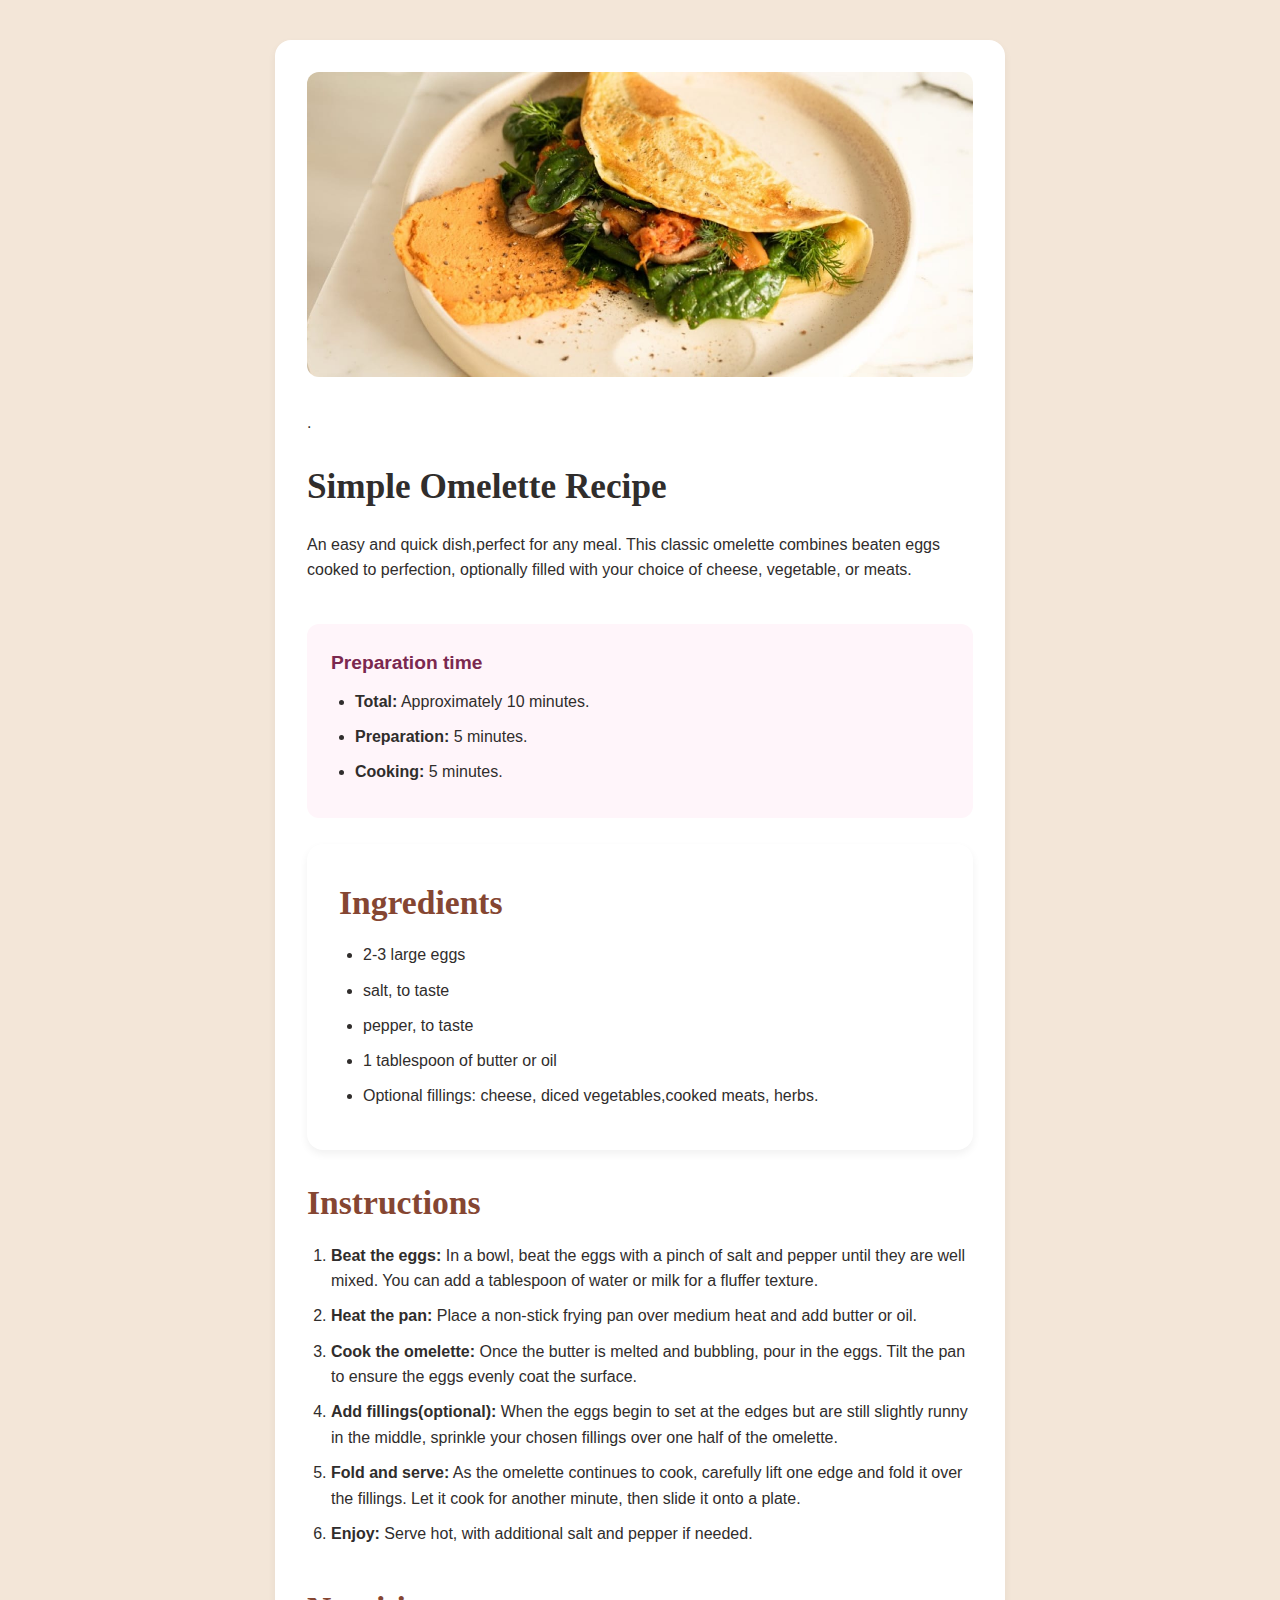
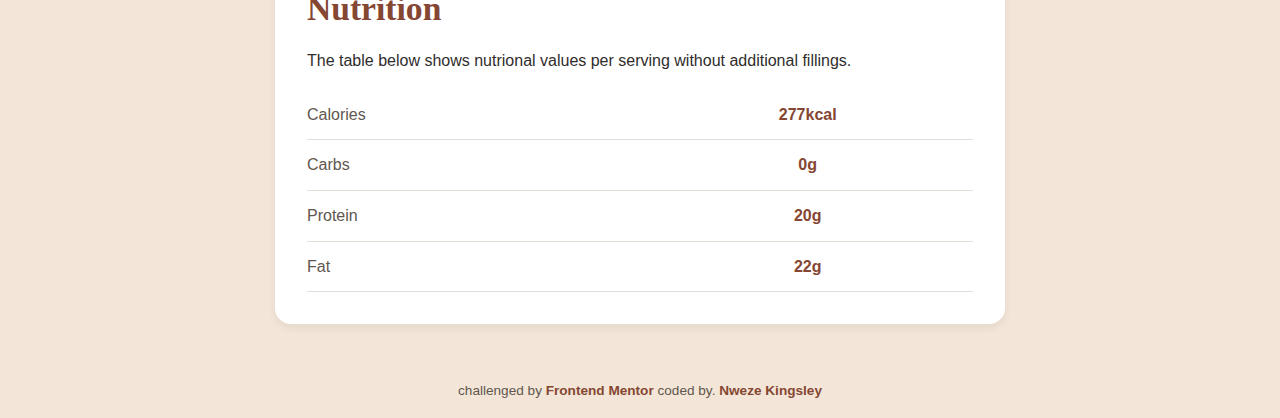
<file: index.html>
<!DOCTYPE html>
<html lang="en">

<head>
    <meta charset="UTF-8">
    <meta name="viewport" content="width=device-width, initial-scale=1.0">
    <title> OMELETTE </title>
    <link rel="stylesheet" href="index.css">
</head>

<body>
    <main>
        <div class="container">
            <div class="image">
                <img src="image-omelette 3.jpeg" alt="image of omelette">
            </div>
            <br>
            <section>.
                <h1>Simple Omelette Recipe</h1>
                <p>
                    An easy and quick dish,perfect for any meal.
                    This classic omelette combines beaten eggs
                    cooked to perfection, optionally filled with
                    your choice of cheese, vegetable, or meats.
                </p>
                <br>

                <div class="text">
                    <h3>Preparation time</h3>
                    <ul>
                        <li>
                            <strong>Total:</strong> Approximately 10 minutes.
                        </li>
                        <li>
                            <strong>Preparation:</strong> 5 minutes.
                        </li>
                        <li>
                            <strong>Cooking:</strong> 5 minutes.
                        </li>
                    </ul>
                </div>
                <br>
                <div class="inner container">
                    <h2> Ingredients </h2>
                    <ul>
                        <li>2-3 large eggs </li>
                        <li>salt, to taste</li>
                        <li> pepper, to taste </li>
                        <li>1 tablespoon of butter or oil</li>
                        <li>Optional fillings: cheese, diced vegetables,cooked meats, herbs. </li>
                    </ul>
                </div>
            </section>
            <br>
            <section>
                <h2>Instructions</h2>
                <ol>
                    <li>
                        <strong>Beat the eggs: </strong>
                        In a bowl, beat the eggs with a pinch of salt and pepper until they are well mixed.
                        You can add a tablespoon of water or milk for a fluffer texture.
                    </li>
                    <li>
                        <strong>Heat the pan:</strong>
                        Place a non-stick frying pan over medium heat and add butter or oil.
                    </li>
                    <li>
                        <strong>Cook the omelette:</strong>
                        Once the butter is melted and bubbling, pour in the eggs.
                        Tilt the pan to ensure the eggs evenly coat the surface.
                    </li>
                    <li>
                        <strong>Add fillings(optional):</strong>
                        When the eggs begin to set at the edges but are still slightly runny in the middle,
                        sprinkle your chosen fillings over one half of the omelette.
                    </li>
                    <li>
                        <strong>Fold and serve:</strong>
                        As the omelette continues to cook, carefully lift one edge
                        and fold it over the fillings. Let it cook for another minute, then slide it onto a plate.
                    </li>
                    <li>
                        <strong>Enjoy:</strong>
                        Serve hot, with additional salt and pepper if needed.
                    </li>
                </ol>
            </section>
            <br>
            <section>
                <h2>Nutrition</h2>
                <p> The table below shows nutrional values per serving without additional fillings. </p>

                <table>
                    <tr>
                        <td>Calories</td>
                        <td>277kcal</td>
                    </tr>
                    <tr>
                        <td>Carbs</td>
                        <td>0g</td>
                    </tr>
                    <tr>
                        <td>Protein</td>
                        <td>20g</td>
                    </tr>
                    <tr>
                        <td>Fat</td>
                        <td>22g</td>
                    </tr>
                </table>
            </section>
        </div>
    </main>


    <footer class="down">
        challenged by
        <a href="https://www.frontendmentor.io?ref=challenge" target="_blank">Frontend Mentor</a>
        coded by.
        <a href="">Nweze Kingsley</a>
    </footer>

</body>

</html>
</file>
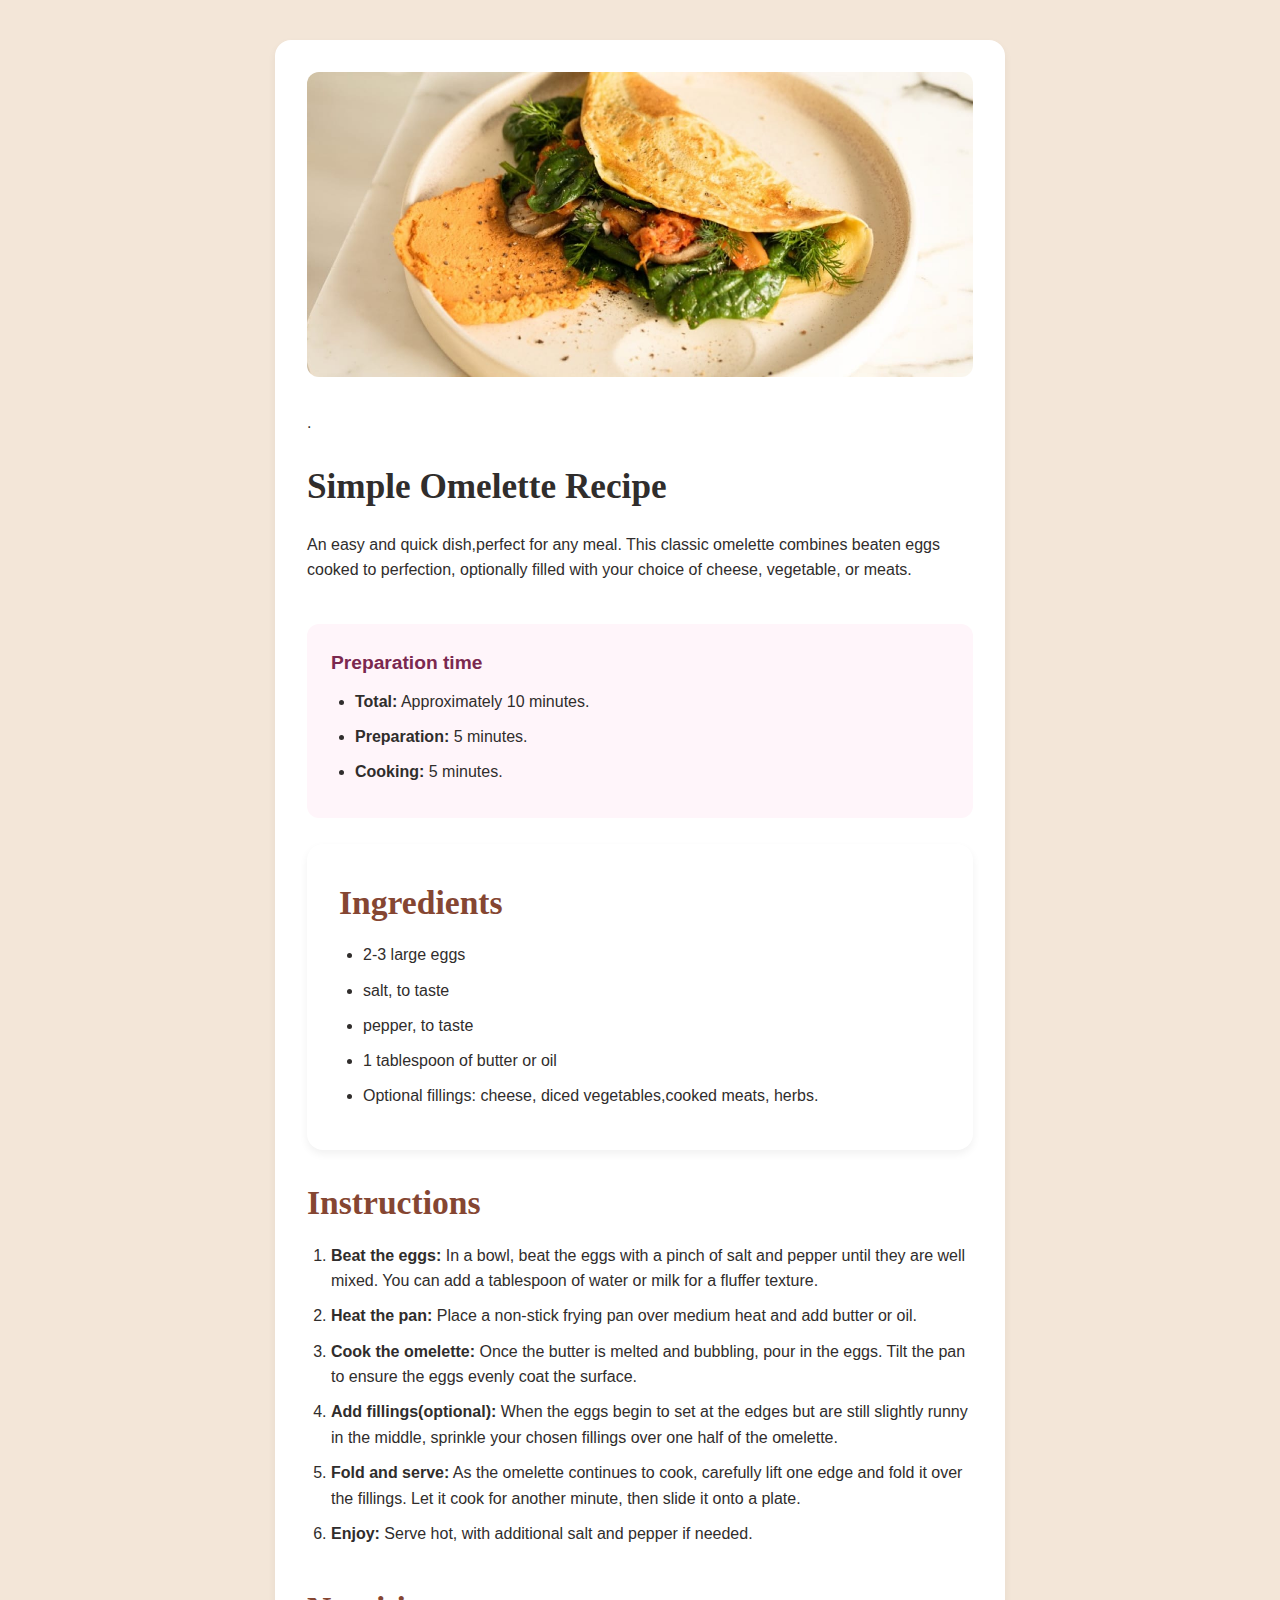
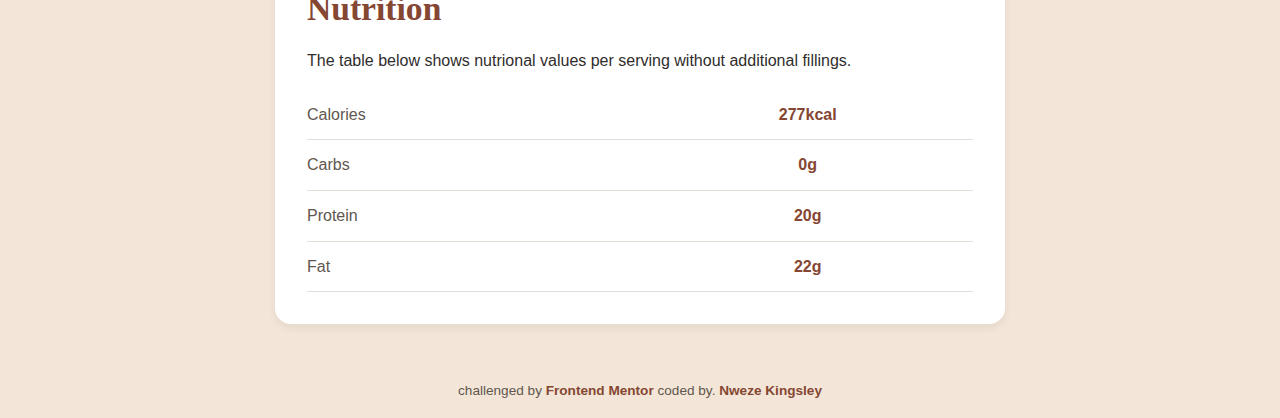
<file: omelette.html>
<!DOCTYPE html>
<html lang="en">

<head>
    <meta charset="UTF-8">
    <meta name="viewport" content="width=device-width, initial-scale=1.0">
    <title>Document</title>
    <link rel="stylesheet" href="omelette..css">
</head>

<body>
    <main>
        <div class="container">
            <div class="image">
                <img src="image-omelette 3.jpeg" alt="image of omelette">
            </div>
            <br>
            <section>.
                <h1>Simple Omelette Recipe</h1>
                <p>
                    An easy and quick dish,perfect for any meal.
                    This classic omelette combines beaten eggs
                    cooked to perfection, optionally filled with
                    your choice of cheese, vegetable, or meats.
                </p>
                <br>

                <div class="text">
                    <h3>Preparation time</h3>
                    <ul>
                        <li>
                            <strong>Total:</strong> Approximately 10 minutes.
                        </li>
                        <li>
                            <strong>Preparation:</strong> 5 minutes.
                        </li>
                        <li>
                            <strong>Cooking:</strong> 5 minutes.
                        </li>
                    </ul>
                </div>
                <br>
                <div class="inner container">
                    <h2> Ingredients </h2>
                    <ul>
                        <li>2-3 large eggs </li>
                        <li>salt, to taste</li>
                        <li> pepper, to taste </li>
                        <li>1 tablespoon of butter or oil</li>
                        <li>Optional fillings: cheese, diced vegetables,cooked meats, herbs. </li>
                    </ul>
                </div>
            </section>
            <br>
            <section>
                <h2>Instructions</h2>
                <ol>
                    <li>
                        <strong>Beat the eggs: </strong>
                        In a bowl, beat the eggs with a pinch of salt and pepper until they are well mixed.
                        You can add a tablespoon of water or milk for a fluffer texture.
                    </li>
                    <li>
                        <strong>Heat the pan:</strong>
                        Place a non-stick frying pan over medium heat and add butter or oil.
                    </li>
                    <li>
                        <strong>Cook the omelette:</strong>
                        Once the butter is melted and bubbling, pour in the eggs.
                        Tilt the pan to ensure the eggs evenly coat the surface.
                    </li>
                    <li>
                        <strong>Add fillings(optional):</strong>
                        When the eggs begin to set at the edges but are still slightly runny in the middle,
                        sprinkle your chosen fillings over one half of the omelette.
                    </li>
                    <li>
                        <strong>Fold and serve:</strong>
                        As the omelette continues to cook, carefully lift one edge
                        and fold it over the fillings. Let it cook for another minute, then slide it onto a plate.
                    </li>
                    <li>
                        <strong>Enjoy:</strong>
                        Serve hot, with additional salt and pepper if needed.
                    </li>
                </ol>
            </section>
            <br>
            <section>
                <h2>Nutrition</h2>
                <p> The table below shows nutrional values per serving without additional fillings. </p>

                <table>
                    <tr>
                        <td>Calories</td>
                        <td>277kcal</td>
                    </tr>
                    <tr>
                        <td>Carbs</td>
                        <td>0g</td>
                    </tr>
                    <tr>
                        <td>Protein</td>
                        <td>20g</td>
                    </tr>
                    <tr>
                        <td>Fat</td>
                        <td>22g</td>
                    </tr>
                </table>
            </section>
        </div>
    </main>


    <footer class="down">
        challenged by
        <a href="https://www.frontendmentor.io?ref=challenge" target="_blank">Frontend Mentor</a>
        coded by.
        <a href="">Nweze Kingsley</a>
    </footer>

</body>

</html>
</file>
<file: index.css>
/* Remove default spacinng */
* {
  margin: 0;
  padding: 0;
  box-sizing: border-box;
}


body {
  font-family: "Outfit", Arial, sans-serif;
  font-size: 16px;
  line-height: 1.6;
  background: hsl(30, 54%, 90%);
  color: hsl(24, 5%, 18%);
  display: flex;
  flex-direction: column;
  min-height: 100vh;
}


main {
  flex: 1;
  display: flex;
  justify-content: center;
  padding: 40px 20px;
}


.container {
  background: #fff;
  padding: 2rem;
  border-radius: 16px;
  max-width: 730px;
  width: 100%;
  box-shadow: 0 4px 8px rgba(0, 0, 0, 0.06);
}

.image img {
  width: 100%;
  height: auto;
  border-radius: 12px;
}


h1 {
  font-family: "Young Serif", serif;
  font-size: 2.2rem;
  margin: 1.5rem 0 1rem;
  color: hsl(24, 5%, 18%);
}

h2 {
  font-family: "Young Serif", serif;
  font-size: 2.1rem;
  color: hsl(14, 45%, 36%);
  margin-bottom: 0.8rem;
}

h3 {
  font-size: 1.2rem;
  color: (14, 45%, 36%);
  margin-bottom: 0.6rem;
}

p {
  margin-bottom: 1rem;
}


ul,
ol {
  padding-left: 1.5rem;
}

li {
  margin-bottom: 0.6rem;
}


.text {
  background: hsl(330, 100%, 98%);
  padding: 1.5rem;
  border-radius: 12px;
}

.text h3 {
  color: hsl(332, 51%, 32%);
}


table {
  width: 100%;
  border-collapse: collapse;
  margin-top: 1rem;
}

td {
  padding: 0.75rem 0;
  border-bottom: 1px solid hsl(30, 18%, 87%);
}

td:first-child {
  color: hsl(30, 10%, 34%);
}

td:last-child {
  font-weight: 600;
  color: hsl(14, 45%, 36%);
  text-align: center;
}


footer.down {
  text-align: center;
  font-size: 0.85rem;
  color: hsl(30, 10%, 34%);
  padding: 1rem 0;
  margin-top: auto;
}

footer.down a {
  color: hsl(14, 45%, 36%);
  text-decoration: none;
  font-weight: 600;
}

footer.down a:hover {
  text-decoration: underline;
}


@media (max-width: 600px) {
  main {
    padding: 20px 10px;
  }
  h1 {
    font-size: 1.8rem;
  }
}
</file>
<file: omelette..css>
/* Remove default spacinng */
* {
  margin: 0;
  padding: 0;
  box-sizing: border-box;
}


body {
  font-family: "Outfit", Arial, sans-serif;
  font-size: 16px;
  line-height: 1.6;
  background: hsl(30, 54%, 90%);
  color: hsl(24, 5%, 18%);
  display: flex;
  flex-direction: column;
  min-height: 100vh;
}


main {
  flex: 1;
  display: flex;
  justify-content: center;
  padding: 40px 20px;
}


.container {
  background: #fff;
  padding: 2rem;
  border-radius: 16px;
  max-width: 730px;
  width: 100%;
  box-shadow: 0 4px 8px rgba(0, 0, 0, 0.06);
}

.image img {
  width: 100%;
  height: auto;
  border-radius: 12px;
}


h1 {
  font-family: "Young Serif", serif;
  font-size: 2.2rem;
  margin: 1.5rem 0 1rem;
  color: hsl(24, 5%, 18%);
}

h2 {
  font-family: "Young Serif", serif;
  font-size: 2.1rem;
  color: hsl(14, 45%, 36%);
  margin-bottom: 0.8rem;
}

h3 {
  font-size: 1.2rem;
  color: (14, 45%, 36%);
  margin-bottom: 0.6rem;
}

p {
  margin-bottom: 1rem;
}


ul,
ol {
  padding-left: 1.5rem;
}

li {
  margin-bottom: 0.6rem;
}


.text {
  background: hsl(330, 100%, 98%);
  padding: 1.5rem;
  border-radius: 12px;
}

.text h3 {
  color: hsl(332, 51%, 32%);
}


table {
  width: 100%;
  border-collapse: collapse;
  margin-top: 1rem;
}

td {
  padding: 0.75rem 0;
  border-bottom: 1px solid hsl(30, 18%, 87%);
}

td:first-child {
  color: hsl(30, 10%, 34%);
}

td:last-child {
  font-weight: 600;
  color: hsl(14, 45%, 36%);
  text-align: center;
}


footer.down {
  text-align: center;
  font-size: 0.85rem;
  color: hsl(30, 10%, 34%);
  padding: 1rem 0;
  margin-top: auto;
}

footer.down a {
  color: hsl(14, 45%, 36%);
  text-decoration: none;
  font-weight: 600;
}

footer.down a:hover {
  text-decoration: underline;
}


@media (max-width: 600px) {
  main {
    padding: 20px 10px;
  }
  h1 {
    font-size: 1.8rem;
  }
}
</file>
